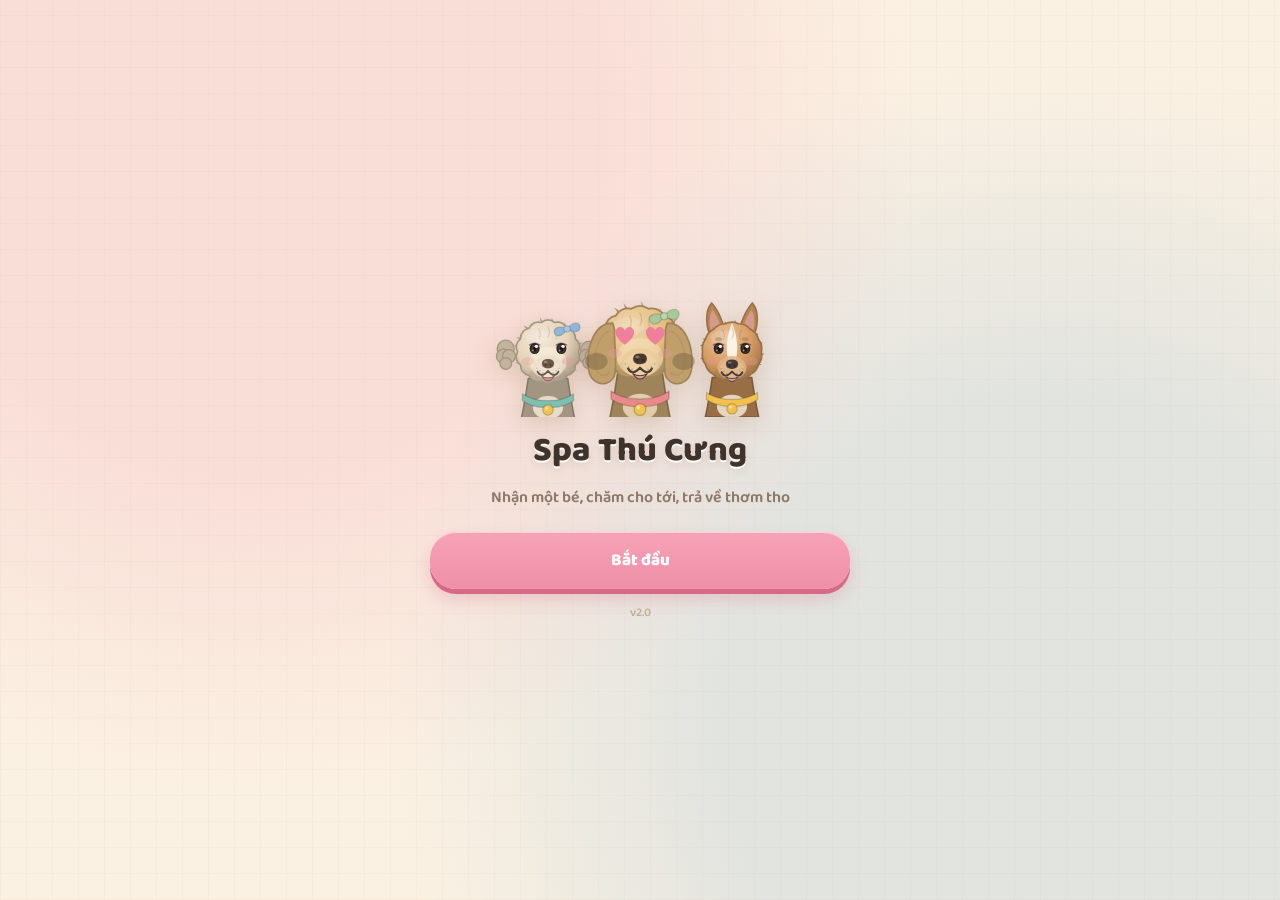
<file: index.html>
<!DOCTYPE html>
<html lang="vi">
<head>
<meta charset="UTF-8">
<meta name="viewport" content="width=device-width, initial-scale=1, maximum-scale=1, user-scalable=no, viewport-fit=cover">
<meta name="color-scheme" content="only light">
<meta name="theme-color" content="#fbf1e2">
<title>Spa Thú Cưng</title>
<meta name="description" content="Game mô phỏng tiệm spa thú cưng: nhận một bé, cân, chọn menu theo kg, làm tám bước spa rồi trả về thơm tho.">

<link rel="manifest" href="manifest.webmanifest">
<link rel="icon" href="icons/icon-192.png">
<link rel="apple-touch-icon" href="icons/icon-180.png">
<meta name="mobile-web-app-capable" content="yes">
<meta name="apple-mobile-web-app-capable" content="yes">
<meta name="apple-mobile-web-app-title" content="Pet Spa">
<meta name="apple-mobile-web-app-status-bar-style" content="default">

<meta property="og:title" content="Spa Thú Cưng">
<meta property="og:description" content="Nhận một bé, chăm cho tới, trả về thơm tho.">
<meta property="og:type" content="website">
<meta property="og:site_name" content="Spa Thú Cưng">
<meta property="og:locale" content="vi_VN">
<meta property="og:url" content="https://spa-thu-cung.vercel.app/">
<meta property="og:image" content="https://spa-thu-cung.vercel.app/icons/icon-512.png">
<meta property="og:image:width" content="512">
<meta property="og:image:height" content="512">
<meta name="twitter:card" content="summary_large_image">

<link rel="preconnect" href="https://fonts.googleapis.com">
<link rel="preconnect" href="https://fonts.gstatic.com" crossorigin>
<link href="https://fonts.googleapis.com/css2?family=Baloo+2:wght@500;600;700;800&display=swap" rel="stylesheet">
<link rel="stylesheet" href="css/style.css">
</head>
<body>

<div class="app">
  <header id="hd"></header>
  <main id="view"></main>
</div>

<div id="modal" hidden><div class="card" id="card"></div></div>
<div id="splash" hidden></div>
<div id="toast" hidden></div>

<script src="js/art.js"></script>
<script src="js/data.js"></script>
<script src="js/game.js"></script>

<script>
/* Đăng ký service worker để cài được lên màn hình chính và chơi offline.
   Chỉ chạy trên http/https — mở bằng file:// thì bỏ qua, không báo lỗi. */
if ('serviceWorker' in navigator && location.protocol.startsWith('http')) {
  addEventListener('load', () => {
    navigator.serviceWorker.register('sw.js')
      .then(reg => reg.update())
      .catch(() => { });
  });
}
</script>
</body>
</html>
</file>
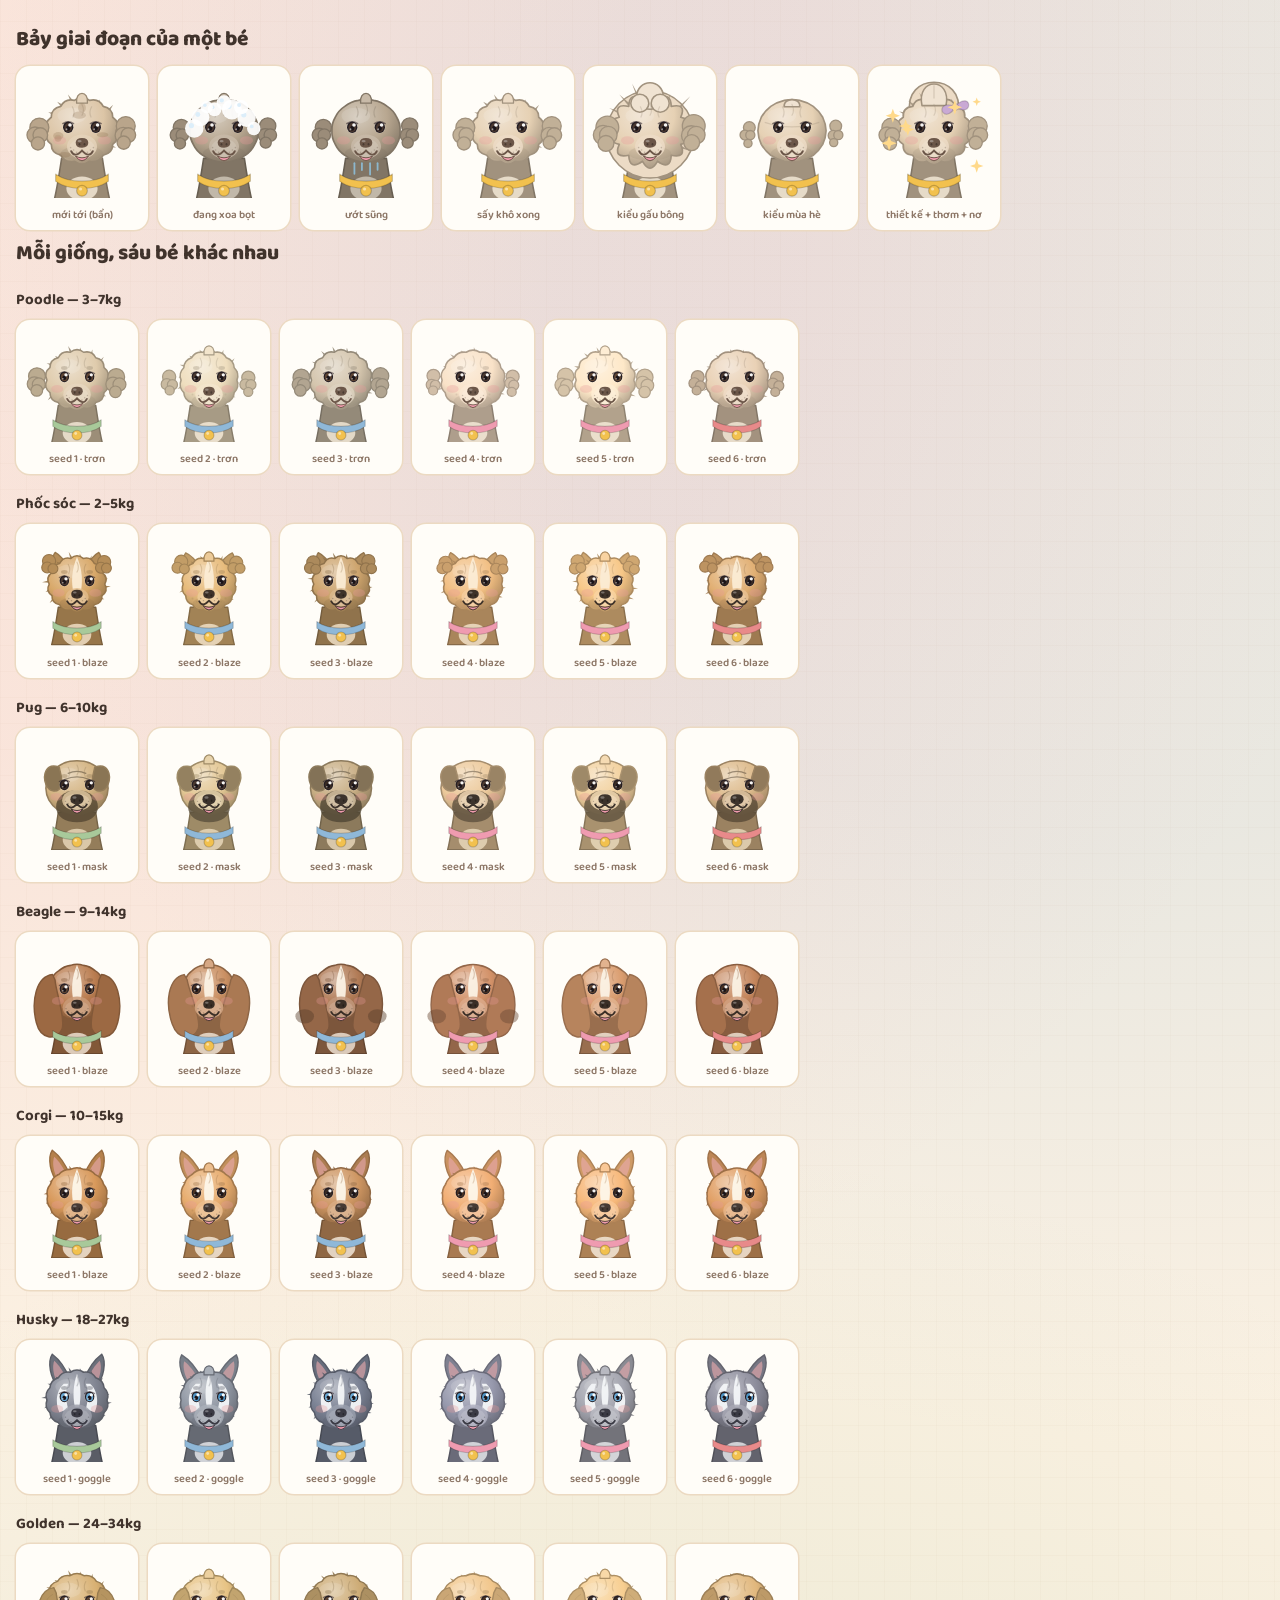
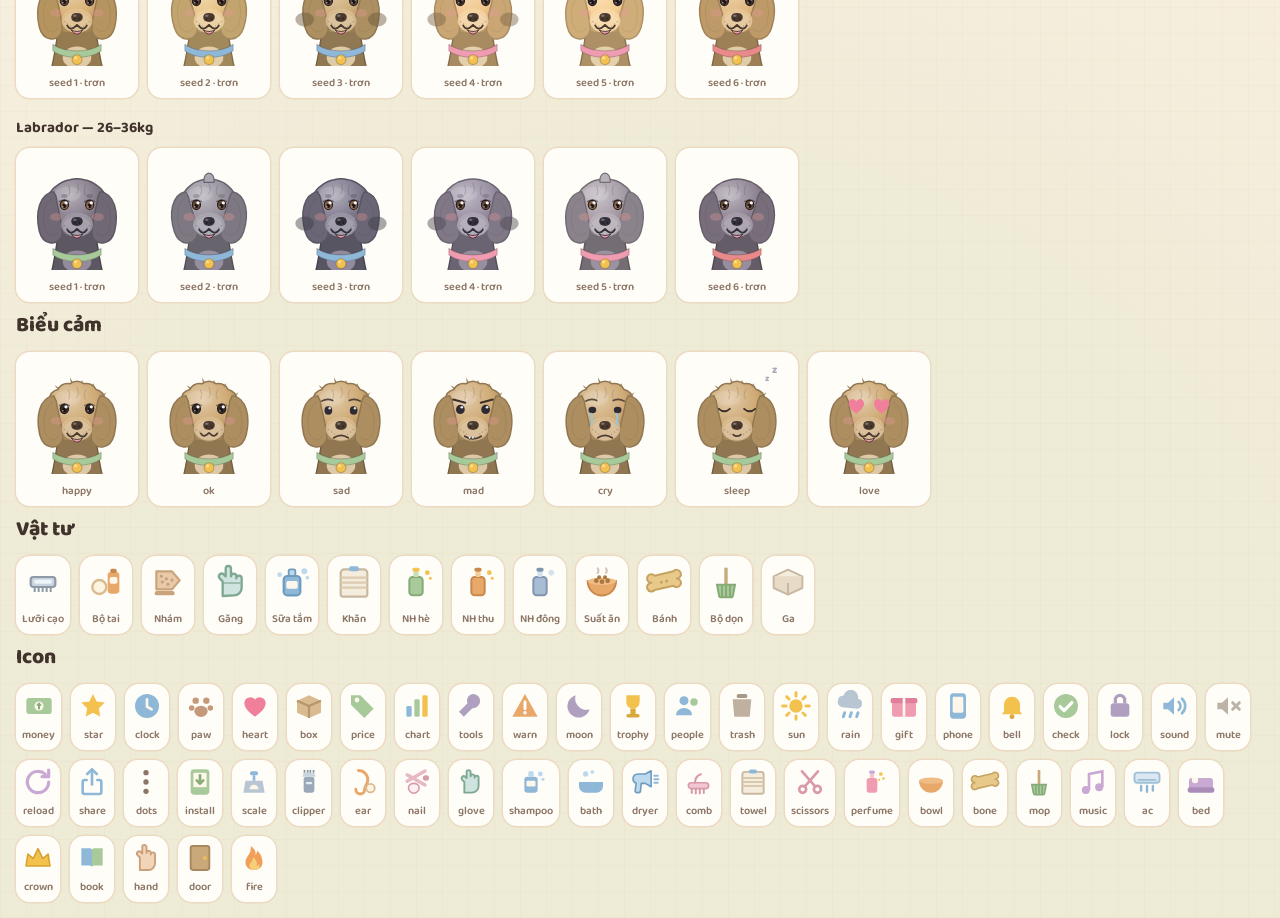
<file: dev/artsheet.html>
<!DOCTYPE html>
<html lang="vi">
<head>
<meta charset="UTF-8">
<title>Art sheet — Spa Thú Cưng</title>
<link href="https://fonts.googleapis.com/css2?family=Baloo+2:wght@600;800&display=swap" rel="stylesheet">
<link rel="stylesheet" href="../css/style.css">
<style>
  body { padding: 16px; }
  .grid { display: flex; flex-wrap: wrap; gap: 10px; }
  .cell { background: #fffdf8; border-radius: 14px; padding: 6px; text-align: center;
          box-shadow: 0 0 0 1.5px #ecdac2; }
  .cell i { display: block; font-style: normal; font-size: 11px; color: #8d7767; }
  h3 { margin: 18px 0 8px; font-size: 15px; }
  .bar { display: flex; gap: 8px; flex-wrap: wrap; margin-bottom: 10px; }
</style>
</head>
<body>
<h2>Bảy giai đoạn của một bé</h2>
<div class="grid" id="states"></div>

<h2>Mỗi giống, sáu bé khác nhau</h2>
<div id="breeds"></div>

<h2>Biểu cảm</h2>
<div class="grid" id="moods"></div>

<h2>Vật tư</h2>
<div class="grid" id="items"></div>

<h2>Icon</h2>
<div class="grid" id="icons"></div>

<script src="../js/art.js"></script>
<script src="../js/data.js"></script>
<script>
const cell = (h, t) => `<div class="cell">${h}<i>${t}</i></div>`;

/* một bé đi qua đủ các trạng thái của lượt spa */
const L = makeLook('poodle', 1234);
document.getElementById('states').innerHTML = [
  [{ state: 'dirty' }, 'mới tới (bẩn)'],
  [{ state: 'soap' }, 'đang xoa bọt'],
  [{ state: 'wet' }, 'ướt sũng'],
  [{}, 'sấy khô xong'],
  [{ style: 'gaubong' }, 'kiểu gấu bông'],
  [{ style: 'muahe' }, 'kiểu mùa hè'],
  [{ style: 'thietke', state: 'scent', bow: 1 }, 'thiết kế + thơm + nơ']
].map(([o, t]) => cell(petHead('poodle', L, 'happy', { w: 120, ...o }), t)).join('');

document.getElementById('breeds').innerHTML = BREED_KEYS.map(b => `
  <h3>${BREEDS[b].n} — ${BREEDS[b].kg[0]}–${BREEDS[b].kg[1]}kg</h3>
  <div class="grid">${[1, 2, 3, 4, 5, 6].map(i => {
    const lk = makeLook(b, i * 7919 + 13);
    return cell(petHead(b, lk, 'happy', { w: 110 }), `seed ${i} · ${lk.mark || 'trơn'}`);
  }).join('')}</div>`).join('');

document.getElementById('moods').innerHTML =
  ['happy', 'ok', 'sad', 'mad', 'cry', 'sleep', 'love'].map(m =>
    cell(petHead('golden', makeLook('golden', 99), m, { w: 110 }), m)).join('');

document.getElementById('items').innerHTML = SUPPLY_KEYS.map(k =>
  cell(itemArt(k, 40), SUPPLY[k].s)).join('');

document.getElementById('icons').innerHTML = Object.keys(ICONS).map(k =>
  cell(ic(k).replace('class="ic ', 'style="width:32px;height:32px" class="ic '), k)).join('');
</script>
</body>
</html>
</file>
<file: css/style.css>
/* ============================================================
   SPA THÚ CƯNG — giao diện

   Nhận xét của bản trước là "trông như slide thuyết trình": toàn
   khối phẳng, viền 2px, nền một màu. Lần này chữa đúng ba thứ đó:

   1) CÓ CHIỀU SÂU — mỗi thẻ có ba lớp bóng (viền trong sáng, bóng
      gần, bóng xa) thay cho một đường viền phẳng.
   2) CÓ CHẤT LIỆU — nền tiệm là gạch men mờ, bàn spa là mặt gỗ có
      vân, thẻ có gradient rất nhạt thay vì tô đơn sắc.
   3) CÓ ĐIỂM NHẤN — dải màu đầu thẻ, số thứ tự nổi, thanh tiến trình
      chạy thật, chỗ nào đang tới lượt thì sáng lên.
   ============================================================ */
:root {
  --bg: #fbf1e2;
  --bg2: #f5e6d0;
  --ink: #40332c;
  --ink2: #5d4b40;
  --soft: #8d7767;
  --panel: #fffdf8;
  --panel2: #fcf4e8;
  --line: #ecdac2;
  --line2: #dcc4a6;
  --pink: #ef8fa8;
  --pink-d: #d66a86;
  --green: #8fbd7c;
  --green-d: #6f9e5d;
  --blue: #7fb0d8;
  --blue-d: #5d92bd;
  --purple: #bb9ad0;
  --gold: #f0b93f;
  --gold-d: #cf9a24;
  --warn: #e8756f;
  --warn-d: #c95751;
  --wood: #c79a6a;
  --wood-d: #a87a4c;
  --r: 18px;
  color-scheme: only light;
}

* { box-sizing: border-box; -webkit-tap-highlight-color: transparent; }

html, body {
  margin: 0;
  background: var(--bg);
  color: var(--ink);
  font-family: 'Baloo 2', 'Segoe UI', system-ui, -apple-system, sans-serif;
  font-weight: 600;
  overscroll-behavior-y: none;
}

/* nền tiệm: gạch men mờ + hai vũng sáng ấm */
body {
  min-height: 100vh;
  background-color: var(--bg);
  background-image:
    radial-gradient(circle at 14% 6%, rgba(239,143,168,.13) 0 24%, transparent 48%),
    radial-gradient(circle at 86% 12%, rgba(127,176,216,.14) 0 22%, transparent 46%),
    radial-gradient(circle at 50% 98%, rgba(143,189,124,.12) 0 26%, transparent 52%),
    repeating-linear-gradient(0deg, rgba(180,150,115,.045) 0 1px, transparent 1px 26px),
    repeating-linear-gradient(90deg, rgba(180,150,115,.045) 0 1px, transparent 1px 26px);
}

.app {
  max-width: 480px;
  margin: 0 auto;
  min-height: 100vh;
  background:
    linear-gradient(180deg, rgba(255,255,255,.5), rgba(255,255,255,0) 220px),
    var(--bg);
  box-shadow: 0 0 0 1px rgba(170,140,105,.16), 0 0 60px rgba(120, 90, 60, .14);
  padding-bottom: 30px;
}

/* ---------- header ---------- */
header {
  position: sticky; top: 0; z-index: 30;
  display: flex; gap: 4px; align-items: center; justify-content: space-between;
  padding: 10px 12px;
  background: linear-gradient(180deg, #fffdf8 0%, #fbf1e2 100%);
  box-shadow: 0 1px 0 rgba(255,255,255,.9) inset, 0 2px 0 var(--line2), 0 6px 14px rgba(140,105,70,.10);
}
.hb {
  display: flex; align-items: center; gap: 5px; font-size: 13.5px;
  background: rgba(255,255,255,.72);
  padding: 4px 9px; border-radius: 14px;
  box-shadow: 0 1px 0 #fff inset, 0 1px 2px rgba(140,105,70,.14);
}
.hb b { font-weight: 800; }
.hl { display: flex; }
.ic { width: 19px; height: 19px; flex: none; vertical-align: -4px; }

/* ---------- chung ---------- */
h2 { margin: 6px 0 10px; font-size: 21px; font-weight: 800; }
h4 {
  margin: 20px 0 8px; font-size: 13px; color: var(--soft);
  display: flex; align-items: center; gap: 6px; text-transform: uppercase; letter-spacing: .5px;
}
h4::after { content: ''; flex: 1; height: 2px; background: linear-gradient(90deg, var(--line), transparent); border-radius: 2px; }
p { margin: 8px 0; line-height: 1.5; }

button { font-family: inherit; font-weight: 700; cursor: pointer; border: 0; color: inherit; }
button:disabled { cursor: default; }

/* thẻ nền chung — dùng lại ở khắp nơi, đây là chỗ tạo chiều sâu */
.card-look {
  background: linear-gradient(180deg, #fffdf8, var(--panel2));
  border-radius: var(--r);
  box-shadow:
    0 1px 0 rgba(255,255,255,.95) inset,
    0 0 0 1.5px var(--line),
    0 2px 0 var(--line2),
    0 6px 14px rgba(150,115,80,.10);
}

.big {
  display: block; width: 100%; padding: 15px;
  background: linear-gradient(180deg, #f6a2b7, var(--pink));
  color: #fff; font-size: 17px; font-weight: 800;
  border-radius: 26px;
  box-shadow: 0 1px 0 rgba(255,255,255,.5) inset, 0 5px 0 var(--pink-d), 0 10px 18px rgba(214,106,134,.28);
  transition: transform .08s, box-shadow .08s;
}
.big .ic { filter: brightness(0) invert(1); opacity: .95; }
.big:active:not(:disabled) { transform: translateY(4px); box-shadow: 0 1px 0 var(--pink-d); }
.big:disabled { background: linear-gradient(180deg, #ddd2c2, #cfc2b0); box-shadow: 0 4px 0 #b8ab99; }
.big.give { background: linear-gradient(180deg, #a5cf92, var(--green)); box-shadow: 0 1px 0 rgba(255,255,255,.5) inset, 0 5px 0 var(--green-d), 0 10px 18px rgba(111,158,93,.28); }
.big.give:active { box-shadow: 0 1px 0 var(--green-d); }

.sbtn {
  padding: 9px 16px;
  background: linear-gradient(180deg, #fffdf8, var(--panel2));
  color: var(--ink); border-radius: 18px; font-size: 14px;
  box-shadow: 0 1px 0 #fff inset, 0 0 0 1.5px var(--line), 0 2px 0 var(--line2);
}
.sbtn:active { transform: translateY(2px); box-shadow: 0 0 0 1.5px var(--line); }
.sbtn.wide { display: block; width: 100%; margin-top: 12px; }

.pos { color: var(--green-d); }
.neg { color: var(--warn-d); }

/* ============================================================
   MÀN CHUẨN BỊ
   ============================================================ */
.prep { padding: 12px; }

.bn {
  display: flex; gap: 10px; align-items: center;
  background: linear-gradient(180deg, #fffdf8, var(--panel2));
  border-radius: 16px; padding: 11px 13px; margin-bottom: 8px;
  box-shadow: 0 1px 0 #fff inset, 0 0 0 1.5px var(--line), 0 3px 8px rgba(150,115,80,.10);
}
.bn.warn { background: linear-gradient(180deg, #fff6f3, #fdeae6); box-shadow: 0 0 0 1.5px #f0c4bc, 0 3px 8px rgba(200,110,95,.12); }
.bn.lv { background: linear-gradient(180deg, #fffaec, #fdf2d8); box-shadow: 0 0 0 1.5px #e9d195, 0 3px 8px rgba(190,150,60,.14); }
.bn span { display: flex; }
.bn .ic { width: 28px; height: 28px; }
.bn b { display: block; font-size: 15px; }
.bn i { display: block; font-style: normal; font-size: 12.5px; color: var(--soft); line-height: 1.4; }

.tabs {
  display: flex; gap: 3px; margin: 10px 0 14px;
  background: linear-gradient(180deg, #f0e2ce, #f7ebda);
  padding: 4px; border-radius: 18px;
  box-shadow: 0 2px 5px rgba(150,115,80,.16) inset;
}
.tab {
  flex: 1; display: flex; flex-direction: column; align-items: center; gap: 1px;
  padding: 7px 1px; background: transparent; border-radius: 14px;
  font-size: 10.5px; color: var(--soft);
}
.tab .ic { width: 19px; height: 19px; }
.tab.on {
  background: linear-gradient(180deg, #fffdf8, #fdf6ea); color: var(--ink);
  box-shadow: 0 1px 0 #fff inset, 0 2px 5px rgba(150,115,80,.2);
}
.pane { min-height: 220px; }

.hint {
  background: linear-gradient(180deg, #fffaec, #fdf3dd);
  border-radius: 14px; padding: 10px 12px;
  font-size: 12.8px; line-height: 1.55; color: #7a6244; margin-bottom: 8px;
  box-shadow: 0 0 0 1.5px #ecd8a8, 0 2px 6px rgba(190,155,70,.12);
}
.hint .ic { width: 17px; height: 17px; }
.exp { font-style: normal; color: #c4913f; font-weight: 800; }
.exp.hot { color: var(--warn-d); }
.exp.ok { color: var(--green-d); }

/* hàng danh mục */
.row {
  display: flex; align-items: center; gap: 9px;
  background: linear-gradient(180deg, #fffdf8, var(--panel2));
  border-radius: 14px; padding: 9px 11px; margin-bottom: 6px;
  box-shadow: 0 1px 0 #fff inset, 0 0 0 1.5px var(--line), 0 2px 4px rgba(150,115,80,.07);
}
.row.tot { background: #f6ebd8; box-shadow: 0 0 0 1.5px var(--line2); }
.row > .iart, .row > .ic { flex: none; }
.sw { width: 15px; height: 15px; border-radius: 50%; flex: none; background: var(--line2); }
.rn { flex: 1; min-width: 0; }
.rn b { display: block; font-size: 14.5px; }
.rn i { display: block; font-style: normal; font-size: 11.5px; color: var(--soft); line-height: 1.4; }
.pz { font-size: 14px; font-weight: 800; flex: none; }

.qty { display: flex; align-items: center; gap: 4px; flex: none; }
.qb {
  width: 31px; height: 31px; border-radius: 50%;
  background: linear-gradient(180deg, #fffdf8, #f4e8d6);
  font-size: 17px; line-height: 1; color: var(--ink2);
  box-shadow: 0 1px 0 #fff inset, 0 0 0 1.5px var(--line), 0 2px 0 var(--line2);
}
.qb:active { transform: translateY(2px); box-shadow: 0 0 0 1.5px var(--line); }
.qn { min-width: 22px; text-align: center; font-size: 15px; font-weight: 800; color: var(--soft); }
.qn.on { color: var(--pink-d); }

.pin {
  width: 92px; padding: 8px 9px; font-family: inherit; font-weight: 800; font-size: 14px;
  text-align: right; color: var(--ink);
  background: #fffdf8; border: 0; border-radius: 11px;
  box-shadow: 0 0 0 1.5px var(--line), 0 1px 3px rgba(150,115,80,.12) inset;
}
.pin.sm { width: 100%; padding: 7px 4px; font-size: 12.5px; text-align: center; }
.pin.hot { box-shadow: 0 0 0 1.5px var(--warn), 0 1px 3px rgba(200,90,80,.14) inset; color: var(--warn-d); }

.buybar {
  position: sticky; bottom: 8px; z-index: 20;
  margin-top: 14px; padding: 11px 13px;
  background: linear-gradient(180deg, #fffdf8, var(--panel2));
  border-radius: 20px;
  box-shadow: 0 0 0 1.5px var(--line), 0 8px 20px rgba(140,105,70,.22);
  display: flex; flex-direction: column; gap: 8px; font-size: 13.5px; color: var(--soft);
}
.buybar b { color: var(--ink); }
.open { margin-top: 20px; }

/* ---------- bảng giá theo kg ---------- */
.ptable {
  background: linear-gradient(180deg, #fffdf8, var(--panel2));
  border-radius: 16px; padding: 9px;
  box-shadow: 0 1px 0 #fff inset, 0 0 0 1.5px var(--line), 0 3px 8px rgba(150,115,80,.10);
}
.ptrow { display: grid; grid-template-columns: 78px repeat(4, 1fr); gap: 5px; align-items: center; margin-bottom: 5px; }
.ptrow.phead { margin-bottom: 7px; }
.ptrow.phead span {
  font-size: 10.5px; color: var(--soft); text-align: center; font-weight: 800;
  background: #f2e5d2; padding: 4px 0; border-radius: 8px;
}
.ptrow.phead span:first-child { background: none; }
.pmn {
  display: flex; align-items: center; gap: 4px; font-size: 12px; font-weight: 800;
  line-height: 1.15;
}
.pmn .ic { width: 17px; height: 17px; }

/* ---------- thẻ thiết bị ---------- */
.tcard {
  display: flex; gap: 11px; align-items: flex-start;
  background: linear-gradient(180deg, #fffdf8, var(--panel2));
  border-radius: 16px; padding: 12px; margin-bottom: 8px;
  box-shadow: 0 1px 0 #fff inset, 0 0 0 1.5px var(--line), 0 3px 8px rgba(150,115,80,.10);
  position: relative; overflow: hidden;
}
.tcard::before {
  content: ''; position: absolute; left: 0; top: 0; bottom: 0; width: 5px;
  background: linear-gradient(180deg, var(--blue), var(--purple));
}
.ti { flex: none; position: relative; padding-left: 4px; }
.ti .ic { width: 34px; height: 34px; }
.ti em {
  position: absolute; right: -4px; bottom: -3px;
  width: 17px; height: 17px; border-radius: 50%;
  background: var(--gold); color: #fff; font-style: normal;
  font-size: 10.5px; font-weight: 800; line-height: 17px; text-align: center;
  box-shadow: 0 1px 3px rgba(150,115,40,.4);
}
.tt { flex: 1; min-width: 0; }
.tt b { display: block; font-size: 14.5px; }
.tt .tlv { display: block; font-size: 12px; color: var(--blue-d); font-weight: 800; }
.tt i { display: block; font-style: normal; font-size: 11.8px; color: var(--soft); line-height: 1.4; }
.tt .nx { margin-top: 5px; color: #9b7e4e; }
.tt .nx.ok { color: var(--green-d); }
.tt .nx .ic { width: 14px; height: 14px; }
.pips { display: flex; gap: 4px; margin: 6px 0 2px; }
.pip { width: 22px; height: 6px; border-radius: 3px; background: #e8d9c2; box-shadow: 0 1px 2px rgba(150,115,80,.18) inset; }
.pip.on { background: linear-gradient(90deg, var(--gold), #f6cf6c); box-shadow: 0 1px 0 rgba(255,255,255,.6) inset; }

/* ---------- thẻ nâng cấp / phòng / lớp / nhân sự ---------- */
.ucard {
  display: flex; gap: 11px; align-items: center;
  background: linear-gradient(180deg, #fffdf8, var(--panel2));
  border-radius: 16px; padding: 11px 12px; margin-bottom: 7px;
  box-shadow: 0 1px 0 #fff inset, 0 0 0 1.5px var(--line), 0 2px 6px rgba(150,115,80,.09);
}
.ucard.have { background: linear-gradient(180deg, #f6fbf2, #edf6e6); box-shadow: 0 0 0 1.5px #c9e0bb, 0 2px 6px rgba(110,160,90,.12); }
.ui { display: flex; flex: none; }
.ui .ic { width: 31px; height: 31px; }
.ut { flex: 1; min-width: 0; }
.ut b { display: block; font-size: 14.5px; }
.ut i { display: block; font-style: normal; font-size: 12px; color: var(--soft); line-height: 1.45; }
.ut .wg { color: #c4913f; }
.ok { display: flex; flex: none; }
.ok .ic { width: 26px; height: 26px; }

/* ---------- bốn cách mở PetPal ---------- */
.wayc {
  background: linear-gradient(180deg, #fffdf8, var(--panel2));
  border-radius: 16px; padding: 12px; margin-bottom: 8px;
  box-shadow: 0 1px 0 #fff inset, 0 0 0 1.5px var(--line), 0 3px 8px rgba(150,115,80,.10);
}
.wayc.done { background: linear-gradient(180deg, #f6fbf2, #ebf5e4); box-shadow: 0 0 0 1.5px #c0dcb0, 0 3px 8px rgba(110,160,90,.14); }
.wayh { display: flex; align-items: center; gap: 7px; font-size: 15px; }
.wayn {
  width: 22px; height: 22px; border-radius: 50%; flex: none;
  background: linear-gradient(180deg, var(--blue), var(--blue-d)); color: #fff;
  font-size: 12px; font-weight: 800; line-height: 22px; text-align: center;
  box-shadow: 0 2px 4px rgba(70,120,160,.35);
}
.wayc.done .wayn { background: linear-gradient(180deg, #a5cf92, var(--green-d)); }
.wayh .ic { width: 20px; height: 20px; }
.wayh b { flex: 1; }
.wayh em { font-style: normal; font-size: 12px; color: var(--soft); font-weight: 800; }
.wayhow { display: block; font-style: normal; font-size: 12px; color: var(--soft); margin: 5px 0 9px; line-height: 1.45; }
.wayr {
  display: grid; grid-template-columns: 17px 1fr auto; gap: 3px 6px;
  align-items: center; font-size: 12.5px; color: var(--ink2); margin-bottom: 7px;
}
.wayr em { font-style: normal; font-size: 11.5px; color: var(--soft); }
.wayr.ok .wayt { color: var(--green-d); }
.pdot {
  width: 16px; height: 16px; border-radius: 50%; font-size: 11px; line-height: 16px;
  text-align: center; background: #ece0cd; color: #fff; box-shadow: 0 1px 2px rgba(150,115,80,.2) inset;
}
.wayr.ok .pdot { background: var(--green); box-shadow: none; }
.pbar { grid-column: 2 / -1; height: 5px; background: #ece0cd; border-radius: 3px; overflow: hidden; }
.pbar div { height: 100%; background: linear-gradient(90deg, var(--blue), #a8cfe8); border-radius: 3px; transition: width .4s; }
.wayr.ok .pbar div { background: linear-gradient(90deg, var(--green), #b4dca4); }

/* ---------- đánh giá + sổ sách ---------- */
.ratebox {
  display: flex; gap: 14px; align-items: center;
  background: linear-gradient(180deg, #fffdf8, var(--panel2));
  border-radius: 18px; padding: 14px; margin-bottom: 12px;
  box-shadow: 0 1px 0 #fff inset, 0 0 0 1.5px var(--line), 0 4px 10px rgba(150,115,80,.12);
}
.rbig { text-align: center; flex: none; }
.rbig b { display: block; font-size: 30px; line-height: 1.05; font-weight: 800; }
.rbig span { display: block; color: var(--gold); font-size: 14px; letter-spacing: 1px; }
.rbig i { display: block; font-style: normal; font-size: 11.5px; color: var(--soft); }
.rbars { flex: 1; display: flex; flex-direction: column; gap: 3px; }
.rbar { display: flex; align-items: center; gap: 6px; font-size: 11px; color: var(--soft); }
.rt { flex: 1; height: 7px; background: #ece0cd; border-radius: 4px; overflow: hidden; }
.rt div { height: 100%; background: linear-gradient(90deg, var(--gold-d), var(--gold)); border-radius: 4px; }

.rv {
  background: linear-gradient(180deg, #fffdf8, var(--panel2));
  border-radius: 14px; padding: 10px 12px; margin-bottom: 6px;
  box-shadow: 0 0 0 1.5px var(--line), 0 2px 4px rgba(150,115,80,.07);
}
.rvh { display: flex; justify-content: space-between; align-items: center; font-size: 13.5px; }
.rvh span { color: var(--gold); font-size: 12px; letter-spacing: .5px; }
.rv p { margin: 4px 0; font-size: 13.5px; font-weight: 600; line-height: 1.45; }
.rv i { font-style: normal; font-size: 11px; color: var(--soft); }

.empty { text-align: center; padding: 44px 20px; color: var(--soft); }
.empty .ic { width: 46px; height: 46px; opacity: .5; }

/* ============================================================
   MÀN CHƠI
   ============================================================ */
.play { padding: 10px 12px 0; }

/* ---------- hàng chờ ---------- */
.queuewrap {
  background: linear-gradient(180deg, #f3e7d4, #ede0cc);
  border-radius: 18px; padding: 8px 8px 4px; margin-bottom: 10px;
  box-shadow: 0 2px 6px rgba(150,115,80,.16) inset, 0 1px 0 rgba(255,255,255,.7);
}
.qhead {
  display: flex; align-items: center; gap: 5px;
  font-size: 11.5px; color: #85705e; text-transform: uppercase; letter-spacing: .5px;
  padding: 0 4px 6px;
}
.qhead .ic { width: 16px; height: 16px; }
.qhead em { font-style: normal; margin-left: auto; text-transform: none; letter-spacing: 0; font-weight: 800; }
.queue { display: flex; gap: 8px; overflow-x: auto; padding: 2px 2px 8px; scrollbar-width: none; }
.queue::-webkit-scrollbar { display: none; }
.qempty {
  flex: 1; display: flex; align-items: center; justify-content: center; gap: 8px;
  padding: 18px 10px; color: #b5a28c; font-size: 12.5px;
}
.qempty .ic { width: 22px; height: 22px; opacity: .6; }
.qempty i { font-style: normal; }

.qcard {
  flex: none; width: 108px; position: relative;
  background: linear-gradient(180deg, #fffdf8, var(--panel2));
  border-radius: 16px; padding: 7px 7px 8px;
  display: flex; flex-direction: column; align-items: center; gap: 1px;
  box-shadow: 0 1px 0 #fff inset, 0 0 0 1.5px var(--line), 0 3px 8px rgba(150,115,80,.16);
  animation: qin .3s cubic-bezier(.3,1.4,.5,1);
}
@keyframes qin { from { opacity: 0; transform: translateY(8px) scale(.94) } to { opacity: 1; transform: none } }
.qface { line-height: 0; margin-top: 2px; }
.qcard b { font-size: 13px; }
.qcard i { font-style: normal; font-size: 10.5px; color: var(--soft); white-space: nowrap; }
.qtake {
  width: 100%; margin-top: 5px; padding: 6px; font-size: 11.5px;
  background: linear-gradient(180deg, #a5cf92, var(--green)); color: #fff;
  border-radius: 12px; box-shadow: 0 2px 0 var(--green-d);
}
.qtake:active { transform: translateY(2px); box-shadow: none; }
.qcard.wait .qtake { background: linear-gradient(180deg, #ddd2c2, #cfc2b0); box-shadow: 0 2px 0 #b8ab99; }
.qbadge {
  position: absolute; top: -8px; left: 50%; transform: translateX(-50%);
  display: inline-flex; align-items: center; gap: 3px; white-space: nowrap;
  background: var(--qc, #e8a86a); color: #fff;
  padding: 2px 8px 2px 5px; border-radius: 11px;
  font-size: 9.5px; font-weight: 800; z-index: 3;
  box-shadow: 0 2px 5px rgba(90,70,55,.3);
}
.qbadge.onl { background: var(--blue-d); }
.qbadge .ic { width: 11px; height: 11px; filter: brightness(0) invert(1); }

.patbar { width: 100%; height: 8px; background: #ddcaae; border-radius: 4px; overflow: hidden; margin-top: 3px; box-shadow: 0 1px 2px rgba(130,95,60,.3) inset; }
.patbar div { height: 100%; min-width: 3px; border-radius: 4px; transition: width .4s linear, background .3s; }
.patbar.big { height: 14px; border-radius: 7px; box-shadow: 0 1px 3px rgba(130,95,60,.35) inset, 0 0 0 1.5px rgba(120,88,55,.22); }
.patbar.big div { border-radius: 7px; box-shadow: 0 1px 0 rgba(255,255,255,.5) inset; }

/* ---------- thanh ba bước ---------- */
.stepper { display: flex; align-items: center; gap: 2px; margin-bottom: 10px; }
.sp3 {
  flex: 1; display: flex; align-items: center; gap: 6px; justify-content: center;
  padding: 7px 4px; border-radius: 14px;
  background: #f0e3d0; color: #a8927c; font-size: 12px;
  box-shadow: 0 1px 3px rgba(150,115,80,.14) inset;
}
.sp3 span {
  width: 20px; height: 20px; border-radius: 50%; flex: none;
  background: #ddcbb4; color: #fff; font-size: 11.5px; font-weight: 800;
  line-height: 20px; text-align: center;
}
.sp3.on {
  background: linear-gradient(180deg, #fffdf8, #fdf1de); color: var(--ink);
  box-shadow: 0 1px 0 #fff inset, 0 0 0 2px var(--pink), 0 3px 8px rgba(214,106,134,.22);
}
.sp3.on span { background: linear-gradient(180deg, #f6a2b7, var(--pink)); box-shadow: 0 2px 4px rgba(214,106,134,.4); }
.sp3.done { background: #eaf4e4; color: var(--green-d); box-shadow: 0 0 0 1.5px #c6dfb7; }
.sp3.done span { background: var(--green); }
.sparrow { flex: none; width: 9px; height: 2px; background: var(--line2); border-radius: 2px; }

/* ---------- bàn spa trống ---------- */
.idle {
  text-align: center; padding: 18px 16px 22px;
  background: linear-gradient(180deg, #fffdf8, var(--panel2));
  border-radius: 20px;
  box-shadow: 0 1px 0 #fff inset, 0 0 0 1.5px var(--line), 0 4px 12px rgba(150,115,80,.12);
}
.idlepet { line-height: 0; opacity: .55; }
.idle p { font-size: 14px; color: var(--soft); }
.idle b { color: var(--ink); }
.idletip {
  font-size: 12.5px; text-align: left; margin-top: 12px;
  background: #fffaec; border-radius: 12px; padding: 9px 11px;
  box-shadow: 0 0 0 1.5px #ecd8a8;
}
.idletip .ic { width: 15px; height: 15px; }

/* ---------- bàn spa: bé đang làm ---------- */
.desk {
  display: flex; gap: 10px; align-items: flex-end;
  padding: 10px 12px 12px;
  border-radius: 20px 20px 16px 16px; margin-bottom: 10px;
  background:
    linear-gradient(180deg, #fdf6ea 0%, #fdf6ea 62%, var(--wood) 62%, var(--wood-d) 100%),
    repeating-linear-gradient(90deg, rgba(120,85,50,.05) 0 2px, transparent 2px 9px);
  box-shadow: 0 1px 0 #fff inset, 0 0 0 1.5px var(--line2), 0 6px 16px rgba(140,100,60,.2);
  position: relative; overflow: hidden;
}
/* gạch men sau lưng bàn */
.desk::before {
  content: ''; position: absolute; inset: 0 0 38% 0; z-index: 0;
  background:
    repeating-linear-gradient(0deg, rgba(160,130,95,.07) 0 1px, transparent 1px 22px),
    repeating-linear-gradient(90deg, rgba(160,130,95,.07) 0 1px, transparent 1px 22px);
}
.deskpet { flex: none; line-height: 0; position: relative; z-index: 1; margin-bottom: -4px; }
.deskinfo { flex: 1; min-width: 0; position: relative; z-index: 1; padding-bottom: 4px; }
.deskinfo b { display: block; font-size: 18px; line-height: 1.15; }
.deskinfo > i { display: block; font-style: normal; font-size: 12px; color: var(--soft); }
.dsub {
  display: inline-block; margin: 5px 0 8px; font-size: 11.5px;
  background: rgba(255,255,255,.72); padding: 3px 9px; border-radius: 10px; color: var(--ink2);
  box-shadow: 0 1px 2px rgba(150,115,80,.14);
}
.patlbl { display: flex; align-items: center; gap: 4px; font-size: 10.5px; color: #6d5a49; text-transform: uppercase; letter-spacing: .4px; }
.patlbl .ic { width: 13px; height: 13px; }

/* ---------- phiếu yêu cầu / hoá đơn ---------- */
.ticket {
  background: linear-gradient(180deg, #fffdf8, var(--panel2));
  border-radius: 16px; padding: 12px; margin-bottom: 10px;
  box-shadow: 0 1px 0 #fff inset, 0 0 0 1.5px var(--line), 0 3px 8px rgba(150,115,80,.10);
  position: relative;
}
/* răng cưa mép trên cho ra dáng tờ phiếu */
.ticket::before {
  content: ''; position: absolute; left: 10px; right: 10px; top: -1px; height: 5px;
  background: radial-gradient(circle at 4px 0, transparent 0 3.6px, var(--panel) 3.6px) repeat-x;
  background-size: 8px 5px; opacity: .0;
}
.tkh { display: flex; align-items: center; gap: 6px; font-size: 13px; color: var(--soft); }
.tkh .ic { width: 18px; height: 18px; }
.tkh b { color: var(--ink); font-size: 14px; }
.tkh em { font-style: normal; margin-left: auto; font-size: 10.5px; }
.tkh em.onl { color: var(--blue-d); font-weight: 800; }
.tksay { margin: 6px 0 3px; font-size: 15px; line-height: 1.45; }
.tkmeta { font-size: 11.5px; color: var(--soft); }

.qtag {
  display: grid; grid-template-columns: 18px 1fr; gap: 1px 7px;
  margin-top: 9px; padding: 7px 10px; border-radius: 12px;
  background: color-mix(in srgb, var(--qc) 13%, #fff);
  box-shadow: 0 0 0 1.5px var(--qc);
}
.qtag .ic { width: 16px; height: 16px; grid-row: span 2; align-self: center; }
.qtag b { font-size: 12.5px; }
.qtag i { font-style: normal; font-size: 11px; color: var(--soft); line-height: 1.4; }

.wants { margin-top: 10px; display: flex; flex-direction: column; gap: 5px; }
.wrow {
  display: grid; grid-template-columns: 19px 62px 1fr; gap: 7px; align-items: center;
  background: #fdf6ea; border-radius: 11px; padding: 7px 10px;
  box-shadow: 0 0 0 1.5px var(--line);
  font-size: 12.5px;
}
.wrow span { color: var(--soft); font-size: 11px; text-transform: uppercase; letter-spacing: .3px; }
.wrow b { font-size: 13px; }
.wrow .ic { width: 18px; height: 18px; }

/* ---------- nhóm lựa chọn ---------- */
.pgrp { margin-bottom: 12px; transition: opacity .2s; }
.pgrp.off { opacity: .45; }
.gl {
  display: flex; align-items: center; gap: 5px;
  font-size: 11.5px; color: var(--soft); text-transform: uppercase; letter-spacing: .5px;
  margin-bottom: 7px;
}
.gl .ic { width: 16px; height: 16px; }
.gl b { text-transform: none; letter-spacing: 0; color: var(--ink); font-size: 12.5px; }

.picks { display: flex; flex-wrap: wrap; gap: 6px; }
.picks.col { flex-direction: column; }
.pick {
  display: inline-flex; align-items: center; gap: 6px;
  background: linear-gradient(180deg, #fffdf8, var(--panel2));
  border-radius: 16px; padding: 8px 13px 8px 9px; font-size: 13px;
  box-shadow: 0 1px 0 #fff inset, 0 0 0 1.5px var(--line), 0 2px 0 var(--line2);
}
.pick .pn { line-height: 1.15; }
.pick em { font-style: normal; font-size: 10.5px; color: var(--soft); }
.pick .iart, .pick .ic { flex: none; display: block; }
.pick.on {
  background: linear-gradient(180deg, #f6a2b7, var(--pink)); color: #fff;
  box-shadow: 0 1px 0 rgba(255,255,255,.4) inset, 0 3px 0 var(--pink-d), 0 5px 12px rgba(214,106,134,.3);
}
.pick.on em { color: rgba(255,255,255,.88); }
.pick.on .ic { filter: brightness(0) invert(1); }
.pick.on .iart { background: rgba(255,255,255,.95); border-radius: 50%; padding: 1px; }
.pick.out { opacity: .4; }
.pick.out .pn { text-decoration: line-through; }
.pick:active:not(:disabled) { transform: translateY(2px); box-shadow: 0 0 0 1.5px var(--line); }

/* thẻ chọn menu — to, có dải màu riêng */
.mpick {
  display: block; text-align: left; width: 100%;
  background: linear-gradient(180deg, #fffdf8, var(--panel2));
  border-radius: 16px; padding: 11px 12px 10px;
  box-shadow: 0 1px 0 #fff inset, 0 0 0 1.5px var(--line), 0 3px 8px rgba(150,115,80,.10);
  position: relative; overflow: hidden;
}
.mpick::before { content: ''; position: absolute; left: 0; top: 0; bottom: 0; width: 5px; background: var(--mc); }
.mpick.on {
  background: linear-gradient(180deg, #fffaf6, #fdeef1);
  box-shadow: 0 0 0 2.5px var(--pink), 0 4px 12px rgba(214,106,134,.22);
}
.mph { display: flex; align-items: center; gap: 7px; padding-left: 4px; }
.mph .ic { width: 20px; height: 20px; }
.mph b { flex: 1; font-size: 14.5px; }
.mph em { font-style: normal; font-size: 14px; font-weight: 800; color: var(--pink-d); }
.mpick i { display: block; font-style: normal; font-size: 11.8px; color: var(--soft); line-height: 1.45; margin: 5px 0 7px 4px; }
.mpsteps { display: flex; flex-wrap: wrap; gap: 4px; padding-left: 4px; }
.mpsteps span {
  font-size: 10px; background: #f2e6d3; color: #7d6752;
  padding: 2px 7px; border-radius: 8px; font-weight: 800;
}
.mpick.on .mpsteps span { background: #fadde4; color: var(--pink-d); }

/* ---------- cân bé ---------- */
.wbtn {
  display: flex; align-items: center; justify-content: center; gap: 8px;
  width: 100%; padding: 13px;
  background: linear-gradient(180deg, #9cc9e6, var(--blue));
  color: #fff; font-size: 15.5px; font-weight: 800; border-radius: 20px;
  box-shadow: 0 1px 0 rgba(255,255,255,.4) inset, 0 4px 0 var(--blue-d), 0 8px 16px rgba(93,146,189,.26);
}
.wbtn .ic { filter: brightness(0) invert(1); width: 22px; height: 22px; }
.wbtn:active:not(:disabled) { transform: translateY(3px); box-shadow: 0 1px 0 var(--blue-d); }
.wbtn:disabled { background: linear-gradient(180deg, #ddd2c2, #cfc2b0); box-shadow: 0 4px 0 #b8ab99; }
.kgbox {
  display: flex; align-items: center; gap: 9px;
  background: linear-gradient(180deg, #eef7fc, #ddeef8);
  border-radius: 16px; padding: 11px 14px;
  box-shadow: 0 0 0 1.5px #b3d5ea, 0 3px 8px rgba(93,146,189,.16);
}
.kgbox .ic { width: 26px; height: 26px; }
.kgbox b { font-size: 21px; }
.kgbox i { font-style: normal; font-size: 12px; color: var(--soft); }

/* ---------- BÀN DỤNG CỤ: tám khung việc, xếp từ trên xuống ---------- */
.benchhead {
  display: flex; align-items: center; gap: 6px; margin-bottom: 7px;
  font-size: 11.5px; color: var(--soft); text-transform: uppercase; letter-spacing: .5px;
}
.benchhead .ic { width: 17px; height: 17px; }
.benchhead b { color: var(--ink); font-size: 13px; text-transform: none; letter-spacing: 0; }
.benchhead i { font-style: normal; margin-left: auto; text-transform: none; letter-spacing: 0; font-size: 11px; }

.bench {
  position: relative;
  background: linear-gradient(180deg, #f3e7d4, #ece0cb);
  border-radius: 18px; padding: 9px;
  box-shadow: 0 2px 7px rgba(150,115,80,.18) inset;
}
/* thanh dọc nối các khung, cho thấy là một dòng chảy công việc */
.bench::before {
  content: ''; position: absolute; left: 25px; top: 18px; bottom: 18px; width: 3px;
  background: linear-gradient(180deg, var(--line2), #d3bb9c); border-radius: 2px;
}
.brow {
  position: relative; z-index: 1;
  display: grid; grid-template-columns: 26px 26px 1fr auto; gap: 8px;
  align-items: center; padding: 9px 10px; margin-bottom: 6px;
  background: linear-gradient(180deg, #fffdf8, var(--panel2));
  border-radius: 13px;
  box-shadow: 0 1px 0 #fff inset, 0 0 0 1.5px var(--line), 0 2px 4px rgba(150,115,80,.1);
}
.brow:last-child { margin-bottom: 0; }
.bnum {
  width: 24px; height: 24px; border-radius: 50%;
  background: linear-gradient(180deg, #e8d9c2, #dbc8ab); color: #8a7259;
  font-size: 12px; font-weight: 800; line-height: 24px; text-align: center;
  box-shadow: 0 1px 0 rgba(255,255,255,.7) inset;
}
.bic { display: flex; }
.bic .ic { width: 24px; height: 24px; }
.btx { min-width: 0; }
.btx b { display: block; font-size: 13.5px; line-height: 1.25; }
.btx i { display: block; font-style: normal; font-size: 11px; color: var(--soft); line-height: 1.4; }
.btx .bneed { display: flex; align-items: center; gap: 3px; margin-top: 2px; color: #9b7e4e; }
.btx .bneed .iart { vertical-align: -3px; }
.bgo {
  padding: 8px 17px; font-size: 13px; border-radius: 14px; color: #fff;
  background: linear-gradient(180deg, #f6a2b7, var(--pink));
  box-shadow: 0 1px 0 rgba(255,255,255,.4) inset, 0 3px 0 var(--pink-d);
}
.bgo:active:not(:disabled) { transform: translateY(2px); box-shadow: none; }
.bgo:disabled { background: linear-gradient(180deg, #ddd2c2, #cfc2b0); box-shadow: 0 3px 0 #b8ab99; font-size: 11px; padding: 8px 11px; }
.bwait, .bskip { color: #c3b19a; display: flex; }
.bwait .ic { width: 17px; height: 17px; opacity: .6; }
.bskip { font-size: 16px; padding: 0 12px; }

.brow.off { opacity: .48; background: #f6ecdc; box-shadow: 0 0 0 1.5px var(--line); }
.brow.done { background: linear-gradient(180deg, #f5fbf1, #e9f5e2); box-shadow: 0 0 0 1.5px #c6dfb7; }
.brow.done .bnum { background: linear-gradient(180deg, #a5cf92, var(--green-d)); color: #fff; }
.brow.done .btx b { color: var(--green-d); }
.brow.active {
  box-shadow: 0 1px 0 #fff inset, 0 0 0 2.5px var(--pink), 0 4px 12px rgba(214,106,134,.24);
  animation: bpulse 1.8s ease-in-out infinite;
}
.brow.active .bnum { background: linear-gradient(180deg, #f6a2b7, var(--pink)); color: #fff; }
@keyframes bpulse {
  0%, 100% { box-shadow: 0 1px 0 #fff inset, 0 0 0 2.5px var(--pink), 0 4px 12px rgba(214,106,134,.24) }
  50% { box-shadow: 0 1px 0 #fff inset, 0 0 0 2.5px var(--pink), 0 4px 18px rgba(214,106,134,.42) }
}
.brow.busy { animation: none; }

.bprog {
  grid-column: 1 / -1; height: 6px; margin-top: 2px;
  background: #e6d8c4; border-radius: 3px; overflow: hidden;
  box-shadow: 0 1px 2px rgba(150,115,80,.2) inset;
}
.bprog.wide { margin-top: 8px; height: 8px; border-radius: 4px; }
.bprog div {
  height: 100%; width: 0; border-radius: 3px;
  background: linear-gradient(90deg, var(--blue-d), #a8d4ee);
  box-shadow: 0 0 8px rgba(93,146,189,.5);
}
.brow.done .bprog { display: none; }
.brow.off .bprog { display: none; }

.clsnote {
  margin-top: 10px; font-size: 12.5px; padding: 9px 11px; border-radius: 13px;
  background: linear-gradient(180deg, #f2f8fd, #e6f0f8); color: #4e6c84;
  box-shadow: 0 0 0 1.5px #bcd8ea;
}
.clsnote .ic { width: 16px; height: 16px; }

/* ---------- ô sự cố ---------- */
.incbox {
  margin-bottom: 11px; padding: 12px; border-radius: 16px;
  background: linear-gradient(180deg, #fff3f0, #fde6e1);
  box-shadow: 0 0 0 2.5px var(--warn), 0 4px 14px rgba(200,90,80,.24);
  animation: incin .28s cubic-bezier(.3,1.5,.5,1), incglow 1.3s ease-in-out infinite .3s;
}
@keyframes incin { from { opacity: 0; transform: scale(.94) } to { opacity: 1; transform: none } }
@keyframes incglow {
  0%, 100% { box-shadow: 0 0 0 2.5px var(--warn), 0 4px 14px rgba(200,90,80,.24) }
  50% { box-shadow: 0 0 0 2.5px var(--warn), 0 4px 22px rgba(200,90,80,.45) }
}
.inch { display: flex; align-items: center; gap: 7px; }
.inch .ic { width: 22px; height: 22px; }
.inch b { flex: 1; font-size: 15px; color: var(--warn-d); }
.inch em {
  font-style: normal; font-size: 15px; font-weight: 800; color: #fff;
  background: var(--warn); padding: 2px 10px; border-radius: 11px;
  box-shadow: 0 2px 5px rgba(200,90,80,.35);
}
.incbox p { margin: 5px 0 9px; font-size: 13px; color: #8a5f58; }
.incact { display: flex; gap: 6px; }
.incb {
  flex: 1; display: flex; flex-direction: column; align-items: center; gap: 2px;
  padding: 9px 4px; border-radius: 13px; font-size: 11.5px;
  background: linear-gradient(180deg, #fffdf8, #fdf1ec);
  box-shadow: 0 1px 0 #fff inset, 0 0 0 1.5px #f0c4bc, 0 2px 0 #e5b1a8;
}
.incb em { font-style: normal; font-size: 10px; color: var(--soft); }
.incb:active:not(:disabled) { transform: translateY(2px); box-shadow: 0 0 0 1.5px #f0c4bc; }
.incb:disabled { opacity: .42; }
.incwarn { display: block; margin-top: 8px; font-style: normal; font-size: 11.5px; color: var(--warn-d); }
.incwarn .ic { width: 14px; height: 14px; }

/* ---------- hoá đơn ---------- */
.ticket.bill { background: linear-gradient(180deg, #fffdf8, #fdf6e8); }
.brow2 {
  display: grid; grid-template-columns: 19px 1fr auto; gap: 8px; align-items: center;
  padding: 8px 0; font-size: 13.5px;
  border-bottom: 1px dashed var(--line2);
}
.brow2 .ic { width: 18px; height: 18px; }
.brow2 b { font-weight: 800; }
.brow2.tot { grid-template-columns: 1fr auto; border-bottom: 0; font-size: 16px; padding-top: 10px; }
.brow2.tot b { color: var(--pink-d); }
.brow2.fee { grid-template-columns: 1fr auto; border-bottom: 0; font-size: 12.5px; color: var(--soft); padding-top: 0; }

.misbox {
  padding: 11px 12px; border-radius: 15px; margin-bottom: 10px;
  background: linear-gradient(180deg, #fffaec, #fdf0d6);
  box-shadow: 0 0 0 1.5px #e9cd93, 0 3px 8px rgba(190,150,60,.14);
}
.mish { display: flex; align-items: center; gap: 6px; font-size: 13.5px; color: #9a7429; }
.mish .ic { width: 19px; height: 19px; }
.misbox i { display: block; font-style: normal; font-size: 12.5px; color: #8a6c3c; margin-top: 5px; line-height: 1.45; }
.misbox em { display: block; font-style: normal; font-size: 11.5px; color: var(--soft); margin-top: 8px; }
.okbox {
  display: flex; align-items: center; gap: 8px;
  padding: 11px 13px; border-radius: 15px; margin-bottom: 10px;
  background: linear-gradient(180deg, #f5fbf1, #e8f5e0);
  box-shadow: 0 0 0 1.5px #c0dcb0, 0 3px 8px rgba(110,160,90,.14);
}
.okbox .ic { width: 22px; height: 22px; }
.okbox b { font-size: 14px; color: var(--green-d); }
.okbox i { font-style: normal; font-size: 12px; color: var(--soft); margin-left: auto; }

/* ---------- nút chính DƯỚI CÙNG + chân màn ----------
   Nút hành động chính luôn dán đáy để lúc nào cũng bấm được mà không phải
   cuộn. Nhưng nó nổi lên trên nội dung, nên phải chừa chỗ ở cuối .stage —
   không chừa thì nó đè vĩnh viễn lên hai khung việc cuối của bàn dụng cụ. */
.stage { padding-bottom: 76px; }
.actbar {
  position: sticky; bottom: 10px; z-index: 22;
  margin: 14px 0 0; padding: 6px; border-radius: 30px;
  background: rgba(251,241,226,.92);
  backdrop-filter: blur(6px);
  box-shadow: 0 8px 20px rgba(140,100,60,.26);
}
.footrow { display: flex; gap: 8px; margin-top: 12px; }
.pausebtn {
  flex: 1; padding: 10px;
  background: linear-gradient(180deg, #fffdf8, var(--panel2));
  border-radius: 18px; font-size: 13.5px; color: var(--soft);
  box-shadow: 0 0 0 1.5px var(--line), 0 2px 0 var(--line2);
}
.pausebtn:active { transform: translateY(2px); box-shadow: 0 0 0 1.5px var(--line); }
.pausebtn .ic { width: 16px; height: 16px; }

/* ============================================================
   MODAL / SPLASH / TOAST
   Thứ tự chồng lớp: splash 70 < modal 85 < float 92 < toast 95
   Hộp thoại PHẢI cao hơn màn chào, vì nút cài lên máy nằm trên đó.
   ============================================================ */
#modal {
  position: fixed; inset: 0; z-index: 85;
  background: rgba(64, 48, 36, .48);
  display: flex; align-items: center; justify-content: center; padding: 18px;
  backdrop-filter: blur(3px);
}
#modal[hidden] { display: none; }
.card {
  width: 100%; max-width: 400px; max-height: 88vh; overflow-y: auto;
  background: linear-gradient(180deg, #fffdf8, #fdf4e6);
  border-radius: 24px; padding: 20px; text-align: center;
  box-shadow: 0 0 0 1.5px rgba(255,255,255,.7) inset, 0 18px 44px rgba(70, 50, 35, .34);
  animation: pop .22s ease-out;
}
@keyframes pop { from { transform: scale(.9); opacity: 0 } to { transform: scale(1); opacity: 1 } }
.pbig { display: flex; justify-content: center; margin-bottom: 4px; }
.pbig .ic { width: 54px; height: 54px; }
.card p { font-size: 14.5px; color: var(--soft); }
.card hr { border: 0; border-top: 2px dashed var(--line); margin: 14px 0; }
.big-amt { font-size: 21px; font-weight: 800; color: var(--ink) !important; }
.step { font-style: normal; font-size: 12px; color: var(--soft); }
.askrow { display: flex; flex-direction: column; gap: 8px; margin-top: 16px; }

.kpis { display: flex; gap: 8px; margin: 12px 0; }
.kpis div {
  flex: 1; background: linear-gradient(180deg, #fdf6ea, #f7ead6);
  border-radius: 14px; padding: 10px 4px;
  box-shadow: 0 1px 0 #fff inset, 0 0 0 1.5px var(--line);
}
.kpis b { display: block; font-size: 21px; font-weight: 800; }
.kpis span { font-size: 10.5px; color: var(--soft); }

.ledger { text-align: left; margin: 12px 0; font-size: 14px; }
.ledger > div {
  display: flex; justify-content: space-between; gap: 10px;
  padding: 7px 0; border-bottom: 1px dashed var(--line2);
}
.ledger .wl { color: var(--soft); font-size: 12.5px; font-weight: 600; }
.ledger .tot { border-bottom: 0; font-size: 16px; font-weight: 800; padding-top: 9px; }
.ledger .ic { width: 16px; height: 16px; }
.lvup {
  background: linear-gradient(180deg, #fffaec, #fdf1d8);
  border-radius: 14px; padding: 10px 12px; font-size: 13px; color: #7a6244; text-align: left;
  box-shadow: 0 0 0 1.5px #ecd8a8;
}
.lvup .ic { width: 16px; height: 16px; }

#splash {
  position: fixed; inset: 0; z-index: 70;
  background-color: var(--bg);
  background-image:
    radial-gradient(circle at 20% 14%, rgba(239,143,168,.2) 0 26%, transparent 52%),
    radial-gradient(circle at 82% 80%, rgba(127,176,216,.2) 0 26%, transparent 52%),
    repeating-linear-gradient(0deg, rgba(180,150,115,.05) 0 1px, transparent 1px 26px),
    repeating-linear-gradient(90deg, rgba(180,150,115,.05) 0 1px, transparent 1px 26px);
  display: flex; align-items: center; justify-content: center; padding: 20px;
}
#splash[hidden] { display: none; }
.sp { text-align: center; max-width: 420px; width: 100%; }
.sppets { display: flex; align-items: flex-end; justify-content: center; margin-bottom: 2px; }
.sppets .pet { margin: 0 -16px; filter: drop-shadow(0 6px 12px rgba(140,100,60,.22)); }
.sppets .pet:nth-child(2) { z-index: 2; position: relative; }
.sp h1 {
  margin: 6px 0 2px; font-size: 34px; font-weight: 800;
  text-shadow: 0 2px 0 #fff, 0 4px 10px rgba(140,100,60,.16);
}
.sp p { color: var(--soft); margin-bottom: 22px; }
.sp .sbtn { margin-top: 10px; }
.ver { display: block; margin-top: 14px; font-style: normal; font-size: 12px; color: #c0ae98; }

.instbtn {
  display: inline-flex; align-items: center; justify-content: center; gap: 7px;
  margin-top: 12px; padding: 10px 20px; border-radius: 22px;
  background: #f4faf0; font-size: 13.5px; color: var(--green-d);
  box-shadow: 0 0 0 2px var(--green) dashed, 0 0 0 1.5px var(--green);
}
.instbtn[hidden] { display: none; }
.instbtn .ic { width: 19px; height: 19px; }
.instbtn:active { transform: scale(.97); }

.steps { text-align: left; margin-top: 14px; display: flex; flex-direction: column; gap: 8px; }
.step-row {
  display: grid; grid-template-columns: 24px 24px 1fr; align-items: center; gap: 10px;
  background: #fdf6ea; border-radius: 14px; padding: 9px 11px;
  box-shadow: 0 0 0 1.5px var(--line);
}
.step-row .stepn {
  width: 22px; height: 22px; border-radius: 50%;
  background: var(--green); color: #fff;
  font-size: 12px; font-weight: 800; line-height: 22px; text-align: center;
}
.step-row .ic { width: 22px; height: 22px; }
.step-row p { margin: 0; font-size: 13px; color: var(--ink); line-height: 1.4; }

#toast {
  position: fixed; left: 50%; bottom: 84px; transform: translateX(-50%) translateY(14px);
  z-index: 95; max-width: 88vw;
  background: rgba(58, 44, 34, .95); color: #fff;
  padding: 11px 18px; border-radius: 20px; font-size: 13.5px; text-align: center;
  opacity: 0; transition: opacity .22s, transform .22s; pointer-events: none;
  box-shadow: 0 8px 22px rgba(40, 28, 18, .34);
}
#toast.on { opacity: 1; transform: translateX(-50%) translateY(0); }
#toast[hidden] { display: none; }
#toast .ic { width: 16px; height: 16px; }

.float {
  position: fixed; z-index: 92; transform: translate(-50%, 0);
  font-weight: 800; font-size: 17px; color: var(--green-d); pointer-events: none;
  animation: fup 1.1s ease-out forwards; white-space: nowrap;
  text-shadow: 0 2px 6px rgba(255,255,255,.92);
}
.float.bad { color: var(--warn-d); }
@keyframes fup {
  0% { opacity: 0; transform: translate(-50%, 6px) scale(.9) }
  18% { opacity: 1; transform: translate(-50%, -6px) scale(1.08) }
  100% { opacity: 0; transform: translate(-50%, -46px) scale(1) }
}

/* ============================================================
   HẠT HIỆU ỨNG
   ============================================================ */
.fxlayer { position: absolute; inset: -20px -28px; pointer-events: none; z-index: 5; overflow: visible; }
.fxp {
  position: absolute; left: 50%; top: 45%;
  width: var(--sz, 13px); height: var(--sz, 13px);
  opacity: 0; will-change: transform, opacity;
}
.fxp svg { width: 100%; height: 100%; display: block; }

.p-bubble { border: 2px solid rgba(127,176,216,.9); border-radius: 50%; background: rgba(188,217,238,.5); }
.p-wind { height: 3.5px !important; width: 24px !important; border-radius: 2px; background: rgba(120,170,210,.85); }
.p-fur { width: 13px !important; height: 8px !important; border-radius: 60% 40% 55% 45%;
         background: #ecdcc2; border: 1.5px solid rgba(120,95,70,.42); }
.p-clip { width: 10px !important; height: 3.5px !important; border-radius: 2px; background: #e29fb2; }
.p-puff { border-radius: 50%; background: rgba(176,162,148,.6); }
.p-heart, .p-star, .p-spark, .p-drop, .p-note, .p-leaf { width: 18px !important; height: 18px !important; }
.p-paw { width: 21px !important; height: 21px !important; }

.fa-rise { animation: fa-rise var(--dur,1.1s) ease-out forwards; }
.fa-fall { animation: fa-fall var(--dur,1.1s) ease-in forwards; }
.fa-blow { animation: fa-blow var(--dur,1s) ease-out forwards; }
.fa-pop { animation: fa-pop var(--dur,.9s) ease-out forwards; }

@keyframes fa-rise {
  0% { opacity: 0; transform: translate(-50%,-50%) translate(var(--x),var(--y)) scale(.4) }
  18% { opacity: 1 }
  100% { opacity: 0; transform: translate(-50%,-50%) translate(calc(var(--x) + var(--dx)), calc(var(--y) - 80px)) scale(1.05) }
}
@keyframes fa-fall {
  0% { opacity: 0; transform: translate(-50%,-50%) translate(var(--x),var(--y)) rotate(0) scale(.6) }
  18% { opacity: 1 }
  100% { opacity: 0; transform: translate(-50%,-50%) translate(calc(var(--x) + var(--dx)), calc(var(--y) + 70px)) rotate(var(--rot)) scale(1) }
}
@keyframes fa-blow {
  0% { opacity: 0; transform: translate(-50%,-50%) translate(calc(var(--x) - 36px), var(--y)) scaleX(.4) }
  25% { opacity: 1 }
  100% { opacity: 0; transform: translate(-50%,-50%) translate(calc(var(--x) + 62px), calc(var(--y) + var(--dy))) scaleX(1.5) }
}
@keyframes fa-pop {
  0% { opacity: 0; transform: translate(-50%,-50%) translate(var(--x),var(--y)) scale(.2) rotate(0) }
  38% { opacity: 1; transform: translate(-50%,-50%) translate(calc(var(--x) + var(--dx)*.5), calc(var(--y) + var(--dy)*.5)) scale(1.25) rotate(var(--rot)) }
  100% { opacity: 0; transform: translate(-50%,-50%) translate(calc(var(--x) + var(--dx)), calc(var(--y) + var(--dy))) scale(.85) rotate(var(--rot)) }
}

.fxlbl {
  position: absolute; left: 50%; bottom: 4px; transform: translateX(-50%);
  z-index: 8; white-space: nowrap; pointer-events: none;
  background: rgba(58,44,34,.95); color: #fff;
  padding: 4px 12px; border-radius: 13px; font-size: 12px; font-weight: 800;
  box-shadow: 0 3px 10px rgba(60,42,28,.3);
  animation: fxlbl 1.1s ease-out forwards;
}
@keyframes fxlbl {
  0% { opacity: 0; transform: translateX(-50%) translateY(10px) scale(.8) }
  22% { opacity: 1; transform: translateX(-50%) translateY(0) scale(1.06) }
  70% { opacity: 1; transform: translateX(-50%) translateY(-3px) scale(1) }
  100% { opacity: 0; transform: translateX(-50%) translateY(-24px) scale(.95) }
}

@media (max-width: 380px) {
  .qcard { width: 98px; }
  .sp h1 { font-size: 28px; }
  .ptrow { grid-template-columns: 62px repeat(4, 1fr); }
  .sp3 b { font-size: 11px; }
}

@media (prefers-reduced-motion: reduce) {
  .fxlayer, .fxlbl { display: none; }
  .brow.active, .incbox, .qcard { animation: none !important; }
}
</file>
